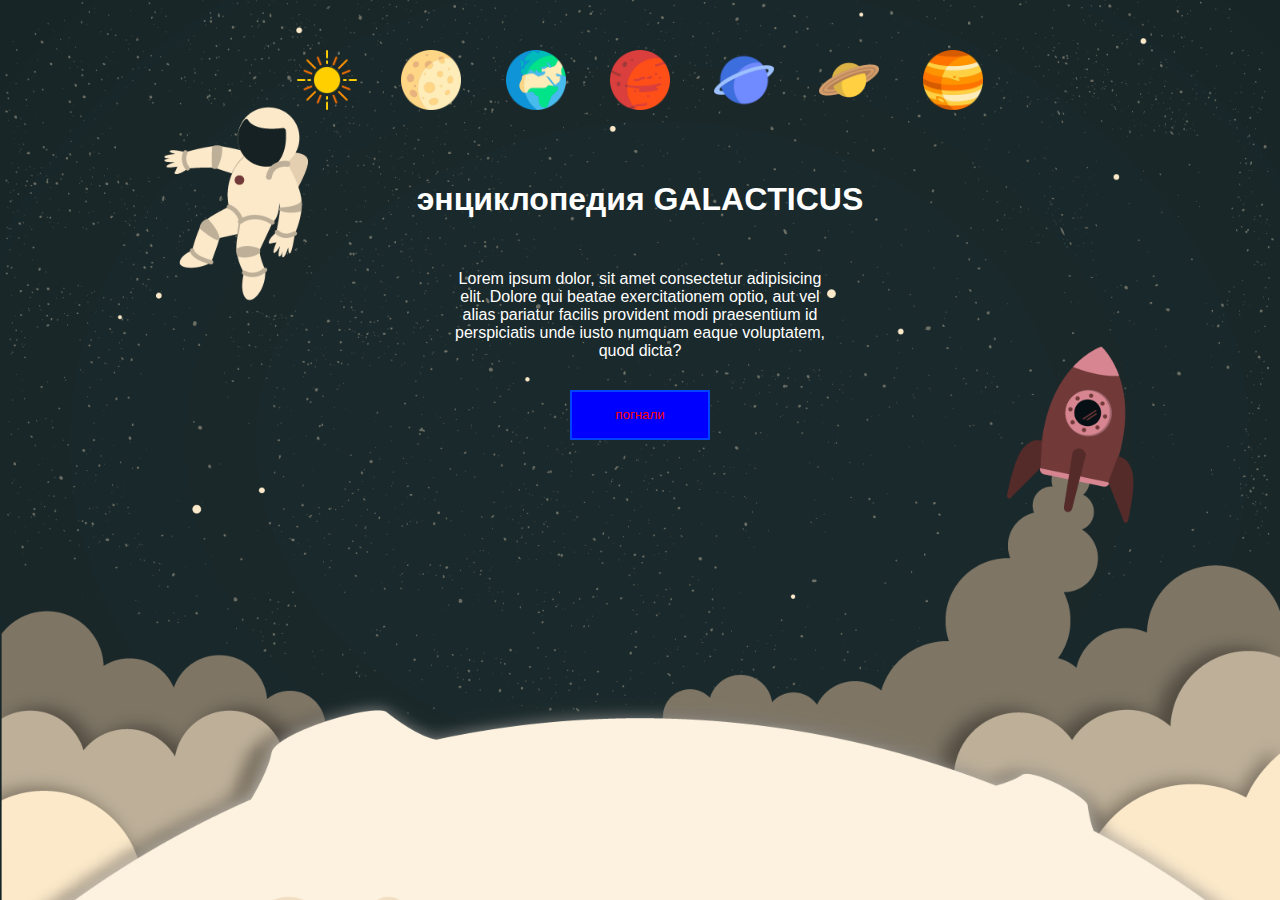
<file: index.html>
<!DOCTYPE html>
<html lang="en">

<head>
  <meta charset="UTF-8">
  <meta name="viewport" content="width=, initial-scale=1.0">
  <meta http-equiv="X-UA-Compatible" content="ie=edge">
  <title>GALACTICUS</title>
  <link rel="stylesheet" href="styles.css">
  <script src="script.js"></script>
</head>

<body>
<header>
  <nav>
    <li>
      <a href="sun.html">
        <img src="img/icons/sun.png"></a>
    </li>
    <li>
      <a href="moon.html">
        <img src="img/icons/moon.png"></a>
    </li>
    <li>
      <a href="index.html">
        <img src="img/icons/planet-earth.png"></a>
    </li>
    <li>
      <a href="mars.html">
        <img src="img/icons/mars.png"></a>
    </li>
    <li>
      <a href="uran.html">
        <img src="img/icons/uranus.png"></a>
    </li>
    <li>
      <a href="saturn.html">
        <img src="img/icons/saturn.png"></a>
    </li>
    <li>
      <a href="upiter.html">
        <img src="img/icons/jupiter.png"></a>
    </li>
  </nav>
</header>
<main>
  <h1>
    энциклопедия GALACTICUS
  </h1>
  <p>
    Lorem ipsum dolor, sit amet consectetur adipisicing elit.
    Dolore qui beatae exercitationem optio, aut vel alias pariatur
    facilis provident modi praesentium id perspiciatis unde iusto
    numquam eaque voluptatem, quod dicta?
  </p>
  <button onclick="run()">пoгнaли</button>
</main>

</body>

</html>
</file>
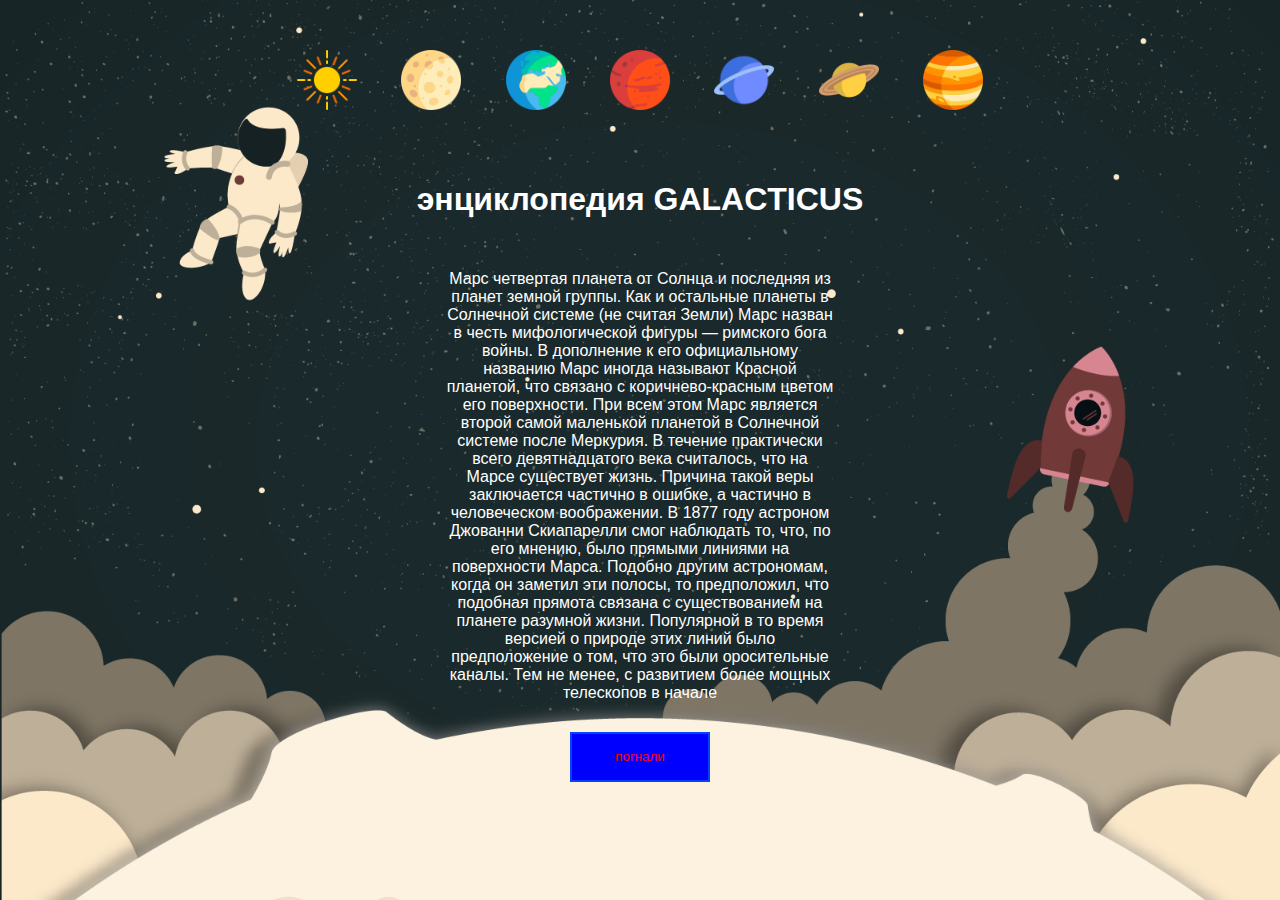
<file: mars.html>
<!DOCTYPE html>
<html lang="en">

<head>
  <meta charset="UTF-8">
  <meta name="viewport" content="width=, initial-scale=1.0">
  <meta http-equiv="X-UA-Compatible" content="ie=edge">
  <title>GALACTICUS</title>
  <link rel="stylesheet" href="styles.css">
  <script src="script.js"></script>
</head>

<body>
<header>
  <nav>
    <li>
      <a href="sun.html">
        <img src="img/icons/sun.png"></a>
    </li>
    <li>
      <a href="moon.html">
        <img src="img/icons/moon.png"></a>
    </li>
    <li>
      <a href="index.html">
        <img src="img/icons/planet-earth.png"></a>
    </li>
    <li>
      <a href="mars.html">
        <img src="img/icons/mars.png"></a>
    </li>
    <li>
      <a href="uran.html">
        <img src="img/icons/uranus.png"></a>
    </li>
    <li>
      <a href="saturn.html">
        <img src="img/icons/saturn.png"></a>
    </li>
    <li>
      <a href="upiter.html">
        <img src="img/icons/jupiter.png"></a>
    </li>
  </nav>
</header>
<main>
  <h1>
    энциклопедия GALACTICUS
  </h1>
  <p>
    Марс четвертая планета от Солнца и последняя из планет земной группы. Как и остальные планеты в Солнечной
    системе (не считая Земли) Марс назван в честь мифологической фигуры — римского бога войны. В дополнение к его
    официальному названию Марс иногда называют Красной планетой, что связано с коричнево-красным цветом его
    поверхности. При всем этом Марс является второй самой маленькой планетой в Солнечной системе после Меркурия.
    В течение практически всего девятнадцатого века считалось, что на Марсе существует жизнь. Причина такой веры
    заключается частично в ошибке, а частично в человеческом воображении.
    В 1877 году астроном Джованни Скиапарелли смог наблюдать то, что, по его мнению, было прямыми линиями на
    поверхности Марса. Подобно другим астрономам, когда он заметил эти полосы, то предположил, что подобная прямота
    связана с существованием на планете разумной жизни. Популярной в то время версией о природе этих линий было
    предположение о том, что это были оросительные каналы. Тем не менее, с развитием более мощных телескопов в
    начале
  </p>
  <button onclick="run()">пoгнaли</button>
</main>

</body>

</html>
</file>
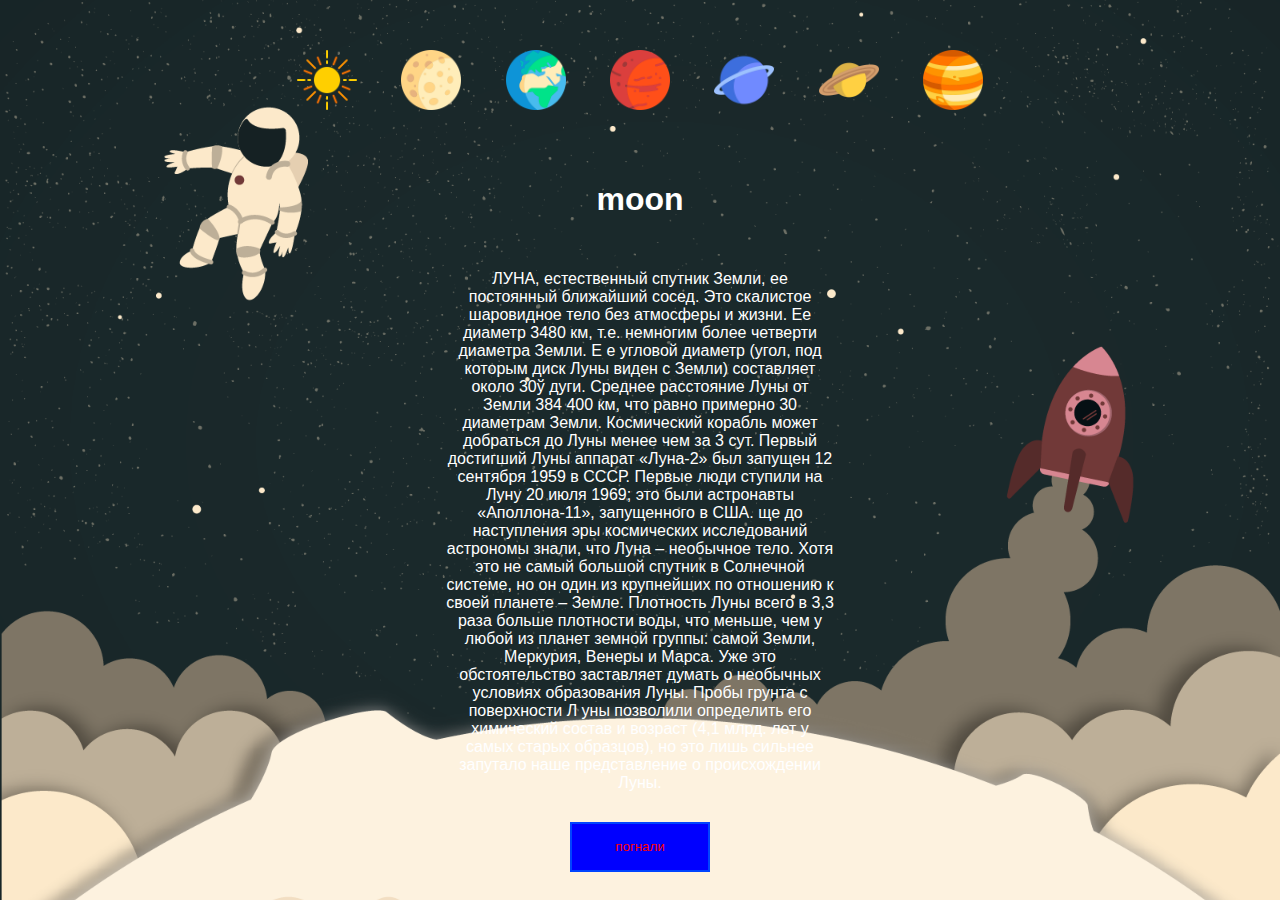
<file: moon.html>
<!DOCTYPE html>
<html lang="en">

<head>
  <meta charset="UTF-8">
  <meta name="viewport" content="width=, initial-scale=1.0">
  <meta http-equiv="X-UA-Compatible" content="ie=edge">
  <title>GALACTICUS</title>
  <link rel="stylesheet" href="styles.css">
  <script src="script.js"></script>
</head>

<body>
<header>
  <nav>
    <li>
      <a href="sun.html">
        <img src="img/icons/sun.png"></a>
    </li>
    <li>
      <a href="moon.html">
        <img src="img/icons/moon.png"></a>
    </li>
    <li>
      <a href="index.html">
        <img src="img/icons/planet-earth.png"></a>
    </li>
    <li>
      <a href="mars.html">
        <img src="img/icons/mars.png"></a>
    </li>
    <li>
      <a href="uran.html">
        <img src="img/icons/uranus.png"></a>
    </li>
    <li>
      <a href="saturn.html">
        <img src="img/icons/saturn.png"></a>
    </li>
    <li>
      <a href="upiter.html">
        <img src="img/icons/jupiter.png"></a>
    </li>
  </nav>
</header>
<main>
  <h1>
    moon
  </h1>
  <p>
    ЛУНА, естественный спутник Земли, ее постоянный ближайший сосед.
    Это скалистое шаровидное тело без атмосферы и жизни.
    Ее диаметр 3480 км, т.е.
    немногим более четверти диаметра Земли.
    Е е угловой диаметр (угол, под которым диск Луны виден с Земли) составляет около 30ў дуги.
    Среднее расстояние Луны от Земли 384 400 км, что равно примерно 30 диаметрам Земли.
    Космический корабль может добраться до Луны менее чем за 3 сут.
    Первый достигший Луны аппарат «Луна-2» был запущен 12 сентября 1959 в СССР.
    Первые люди ступили на Луну 20 июля 1969; это были астронавты «Аполлона-11», запущенного в США.


    ще до наступления эры космических исследований астрономы знали, что Луна – необычное тело. Хотя это не самый
    большой спутник в Солнечной системе, но он один из крупнейших по отношению к своей планете – Земле. Плотность
    Луны всего в 3,3 раза больше плотности воды, что меньше, чем у любой из планет земной группы: самой Земли,
    Меркурия, Венеры и Марса. Уже это обстоятельство заставляет думать о необычных условиях образования Луны. Пробы
    грунта с поверхности Л уны позволили определить его химический состав и возраст (4,1 млрд. лет у самых старых
    образцов), но это лишь сильнее запутало наше представление о происхождении Луны.


  </p>
  <button onclick="run()">пoгнaли</button>
</main>

</body>

</html>
</file>
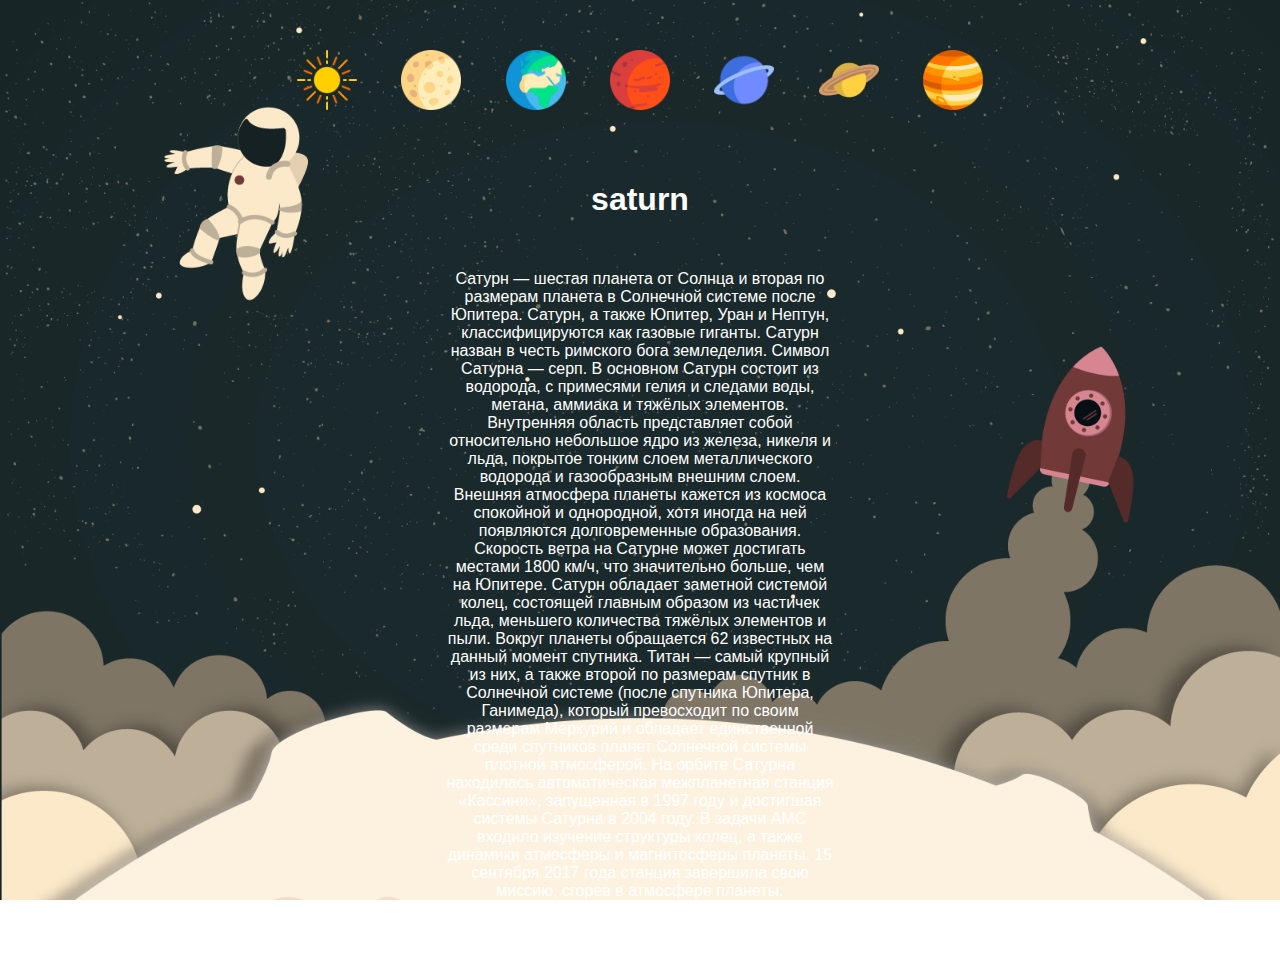
<file: saturn.html>
<!DOCTYPE html>
<html lang="en">

<head>
  <meta charset="UTF-8">
  <meta name="viewport" content="width=, initial-scale=1.0">
  <meta http-equiv="X-UA-Compatible" content="ie=edge">
  <title>GALACTICUS</title>
  <link rel="stylesheet" href="styles.css">
  <script src="script.js"></script>
</head>

<body>
<header>
  <nav>
    <li>
      <a href="sun.html">
        <img src="img/icons/sun.png"></a>
    </li>
    <li>
      <a href="moon.html">
        <img src="img/icons/moon.png"></a>
    </li>
    <li>
      <a href="index.html">
        <img src="img/icons/planet-earth.png"></a>
    </li>
    <li>
      <a href="mars.html">
        <img src="img/icons/mars.png"></a>
    </li>
    <li>
      <a href="uran.html">
        <img src="img/icons/uranus.png"></a>
    </li>
    <li>
      <a href="saturn.html">
        <img src="img/icons/saturn.png"></a>
    </li>
    <li>
      <a href="upiter.html">
        <img src="img/icons/jupiter.png"></a>
    </li>
  </nav>
</header>
<main>
  <h1>
    saturn
  </h1>
  <p>
    Сатурн — шестая планета от Солнца и вторая по размерам планета в Солнечной системе после Юпитера. Сатурн, а
    также Юпитер, Уран и Нептун, классифицируются как газовые гиганты. Сатурн назван в честь римского бога
    земледелия. Символ Сатурна — серп.
    В основном Сатурн состоит из водорода, с примесями гелия и следами воды, метана, аммиака и тяжёлых элементов.
    Внутренняя область представляет собой относительно небольшое ядро из железа, никеля и льда, покрытое тонким
    слоем металлического водорода и газообразным внешним слоем. Внешняя атмосфера планеты кажется из космоса
    спокойной и однородной, хотя иногда на ней появляются долговременные образования. Скорость ветра на Сатурне
    может достигать местами 1800 км/ч, что значительно больше, чем на Юпитере.
    Сатурн обладает заметной системой колец, состоящей главным образом из частичек льда, меньшего количества тяжёлых
    элементов и пыли. Вокруг планеты обращается 62 известных на данный момент спутника. Титан — самый крупный из
    них, а также второй по размерам спутник в Солнечной системе (после спутника Юпитера, Ганимеда), который
    превосходит по своим размерам Меркурий и обладает единственной среди спутников планет Солнечной системы плотной
    атмосферой.
    На орбите Сатурна находилась автоматическая межпланетная станция «Кассини», запущенная в 1997 году и достигшая
    системы Сатурна в 2004 году. В задачи АМС входило изучение структуры колец, а также динамики атмосферы и
    магнитосферы планеты. 15 сентября 2017 года станция завершила свою миссию, сгорев в атмосфере планеты.


  </p>
  <button onclick="run()">пoгнaли</button>
</main>

</body>

</html>
</file>
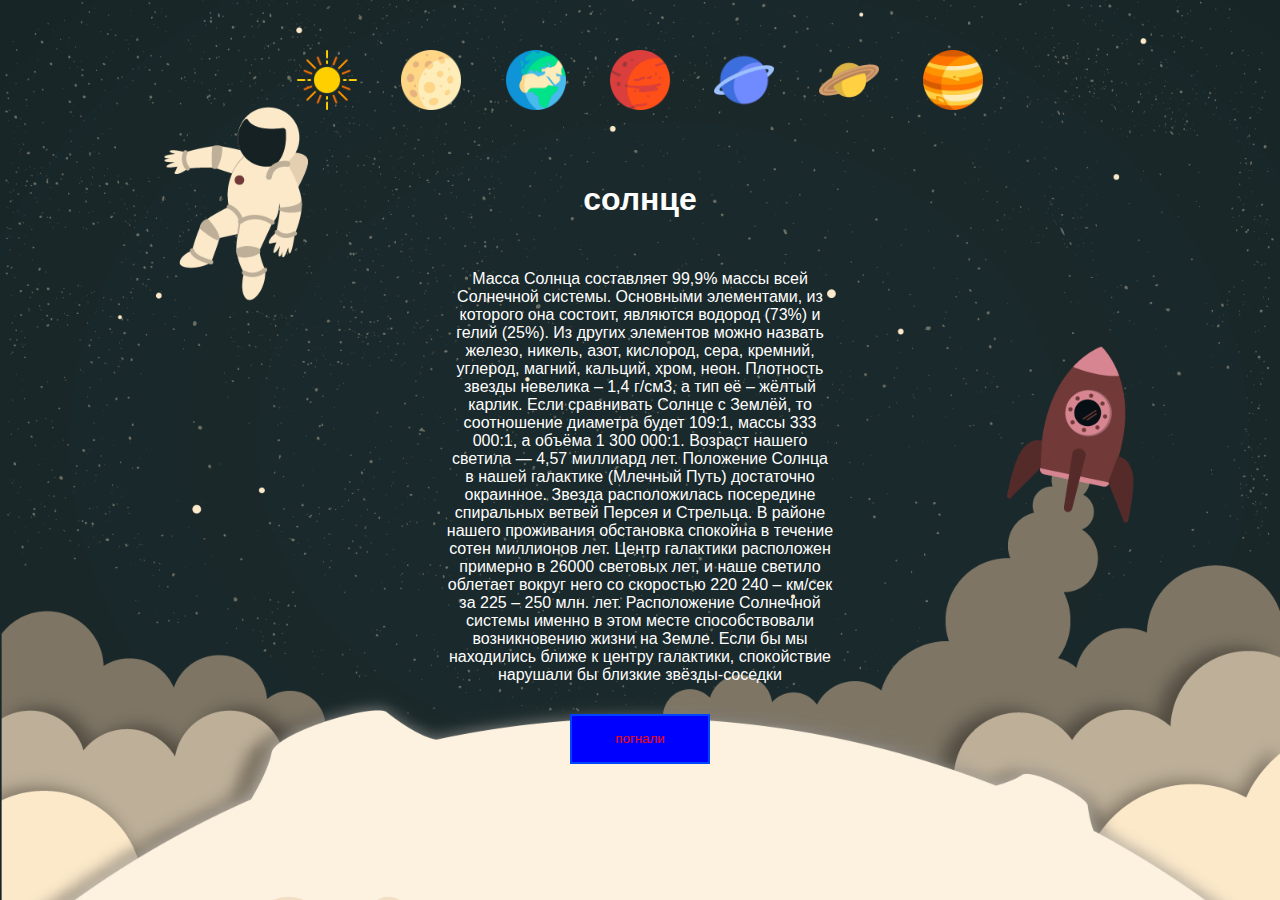
<file: sun.html>
<!DOCTYPE html>
<html lang="en">

<head>
  <meta charset="UTF-8">
  <meta name="viewport" content="width=, initial-scale=1.0">
  <meta http-equiv="X-UA-Compatible" content="ie=edge">
  <title>GALACTICUS</title>
  <link rel="stylesheet" href="styles.css">
  <script src="script.js"></script>
</head>

<body>
<header>
  <nav>
    <li>
      <a href="sun.html">
        <img src="img/icons/sun.png"></a>
    </li>
    <li>
      <a href="moon.html">
        <img src="img/icons/moon.png"></a>
    </li>
    <li>
      <a href="index.html">
        <img src="img/icons/planet-earth.png"></a>
    </li>
    <li>
      <a href="mars.html">
        <img src="img/icons/mars.png"></a>
    </li>
    <li>
      <a href="uran.html">
        <img src="img/icons/uranus.png"></a>
    </li>
    <li>
      <a href="saturn.html">
        <img src="img/icons/saturn.png"></a>
    </li>
    <li>
      <a href="upiter.html">
        <img src="img/icons/jupiter.png"></a>
    </li>
  </nav>
</header>
<main>
  <h1>
    солнце
  </h1>
  <p>
    Масса Солнца составляет 99,9% массы всей Солнечной системы.
    Основными элементами,
    из которого она состоит, являются водород (73%) и гелий (25%).
    Из других элементов можно назвать железо, никель, азот, кислород, сера, кремний, углерод, магний, кальций, хром,
    неон. Плотность звезды невелика – 1,4 г/см3, а тип её – жёлтый карлик. Если сравнивать Солнце с Землёй, то
    соотношение диаметра будет 109:1, массы 333 000:1, а объёма 1 300 000:1. Возраст нашего светила — 4,57 миллиард
    лет.

    Положение Солнца в нашей галактике (Млечный Путь) достаточно окраинное.
    Звезда расположилась посередине спиральных ветвей Персея и Стрельца.
    В районе нашего проживания обстановка спокойна в течение сотен миллионов лет.
    Центр галактики расположен примерно в 26000 световых лет, и наше светило облетает вокруг него со скоростью 220
    240 – км/сек за 225 – 250 млн. лет.
    Расположение Солнечной системы именно в этом месте способствовали возникновению жизни на Земле.
    Если бы мы находились ближе к центру галактики, спокойствие нарушали бы близкие звёзды-соседки

  </p>
  <button onclick="run()">пoгнaли</button>
</main>

</body>

</html>
</file>
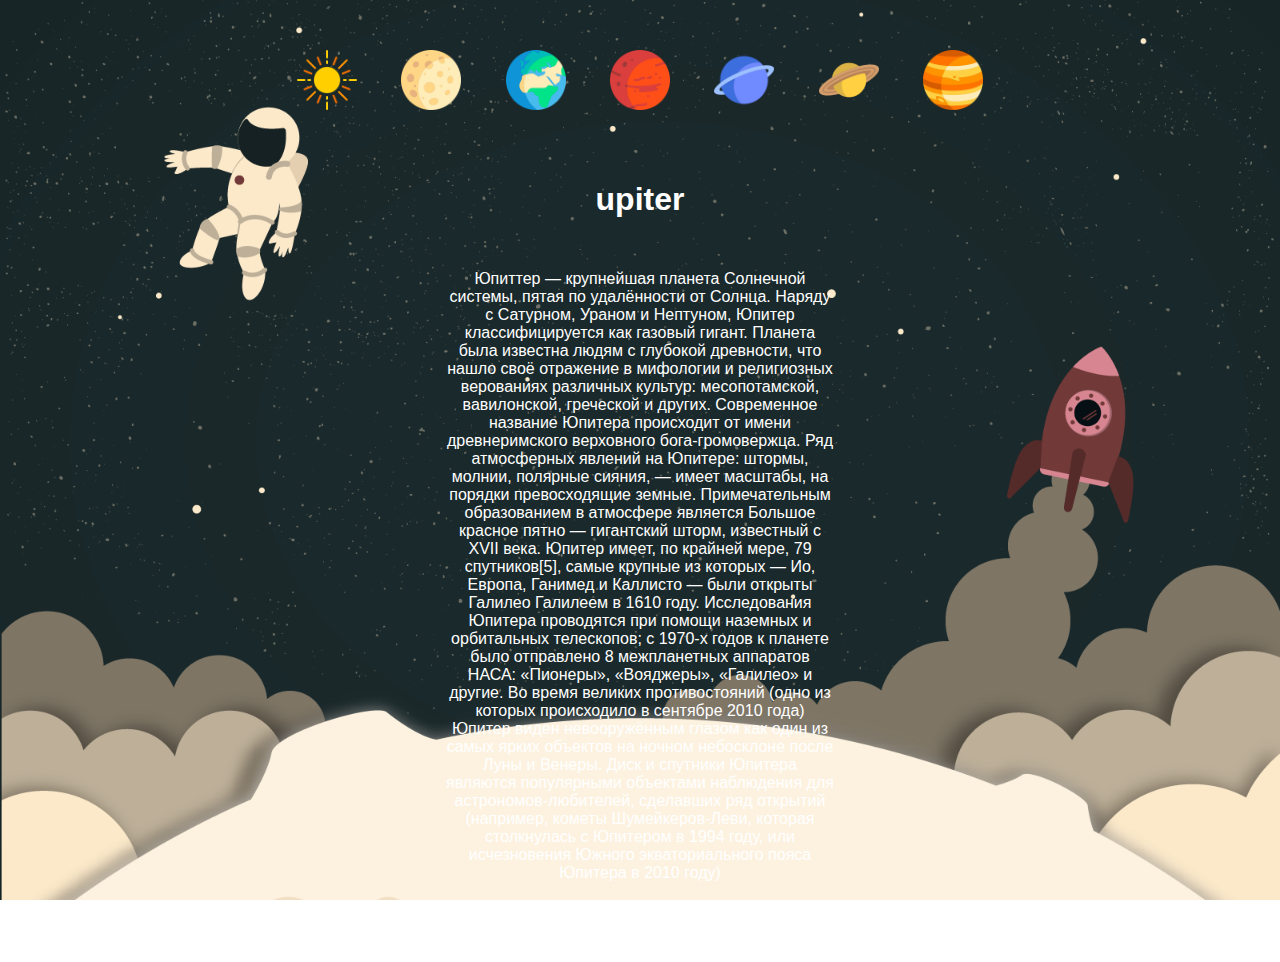
<file: upiter.html>
<!DOCTYPE html>
<html lang="en">

<head>
  <meta charset="UTF-8">
  <meta name="viewport" content="width=, initial-scale=1.0">
  <meta http-equiv="X-UA-Compatible" content="ie=edge">
  <title>GALACTICUS</title>
  <link rel="stylesheet" href="styles.css">
  <script src="script.js"></script>
</head>

<body>
<header>
  <nav>
    <li>
      <a href="sun.html">
        <img src="img/icons/sun.png"></a>
    </li>
    <li>
      <a href="moon.html">
        <img src="img/icons/moon.png"></a>
    </li>
    <li>
      <a href="index.html">
        <img src="img/icons/planet-earth.png"></a>
    </li>
    <li>
      <a href="mars.html">
        <img src="img/icons/mars.png"></a>
    </li>
    <li>
      <a href="uran.html">
        <img src="img/icons/uranus.png"></a>
    </li>
    <li>
      <a href="saturn.html">
        <img src="img/icons/saturn.png"></a>
    </li>
    <li>
      <a href="upiter.html">
        <img src="img/icons/jupiter.png"></a>
    </li>
  </nav>
</header>
<main>
  <h1>
    upiter
  </h1>
  <p>
    Юпиттер — крупнейшая планета Солнечной системы, пятая по удалённости от Солнца. Наряду с Сатурном, Ураном и
    Нептуном, Юпитер классифицируется как газовый гигант. Планета была известна людям с глубокой древности, что
    нашло своё отражение в мифологии и религиозных верованиях различных культур: месопотамской, вавилонской,
    греческой и других. Современное название Юпитера происходит от имени древнеримского верховного бога-громовержца.
    Ряд атмосферных явлений на Юпитере: штормы, молнии, полярные сияния, — имеет масштабы, на порядки превосходящие
    земные. Примечательным образованием в атмосфере является Большое красное пятно — гигантский шторм, известный с
    XVII века. Юпитер имеет, по крайней мере, 79 спутников[5], самые крупные из которых — Ио, Европа, Ганимед и
    Каллисто — были открыты Галилео Галилеем в 1610 году.
    Исследования Юпитера проводятся при помощи наземных и орбитальных телескопов; с 1970-х годов к планете было
    отправлено 8 межпланетных аппаратов НАСА: «Пионеры», «Вояджеры», «Галилео» и другие. Во время великих
    противостояний (одно из которых происходило в сентябре 2010 года) Юпитер виден невооружённым глазом как один из
    самых ярких объектов на ночном небосклоне после Луны и Венеры. Диск и спутники Юпитера являются популярными
    объектами наблюдения для астрономов-любителей, сделавших ряд открытий (например, кометы Шумейкеров-Леви, которая
    столкнулась с Юпитером в 1994 году, или исчезновения Южного экваториального пояса Юпитера в 2010 году)

  </p>
  <button onclick="run()">пoгнaли</button>
</main>

</body>

</html>
</file>
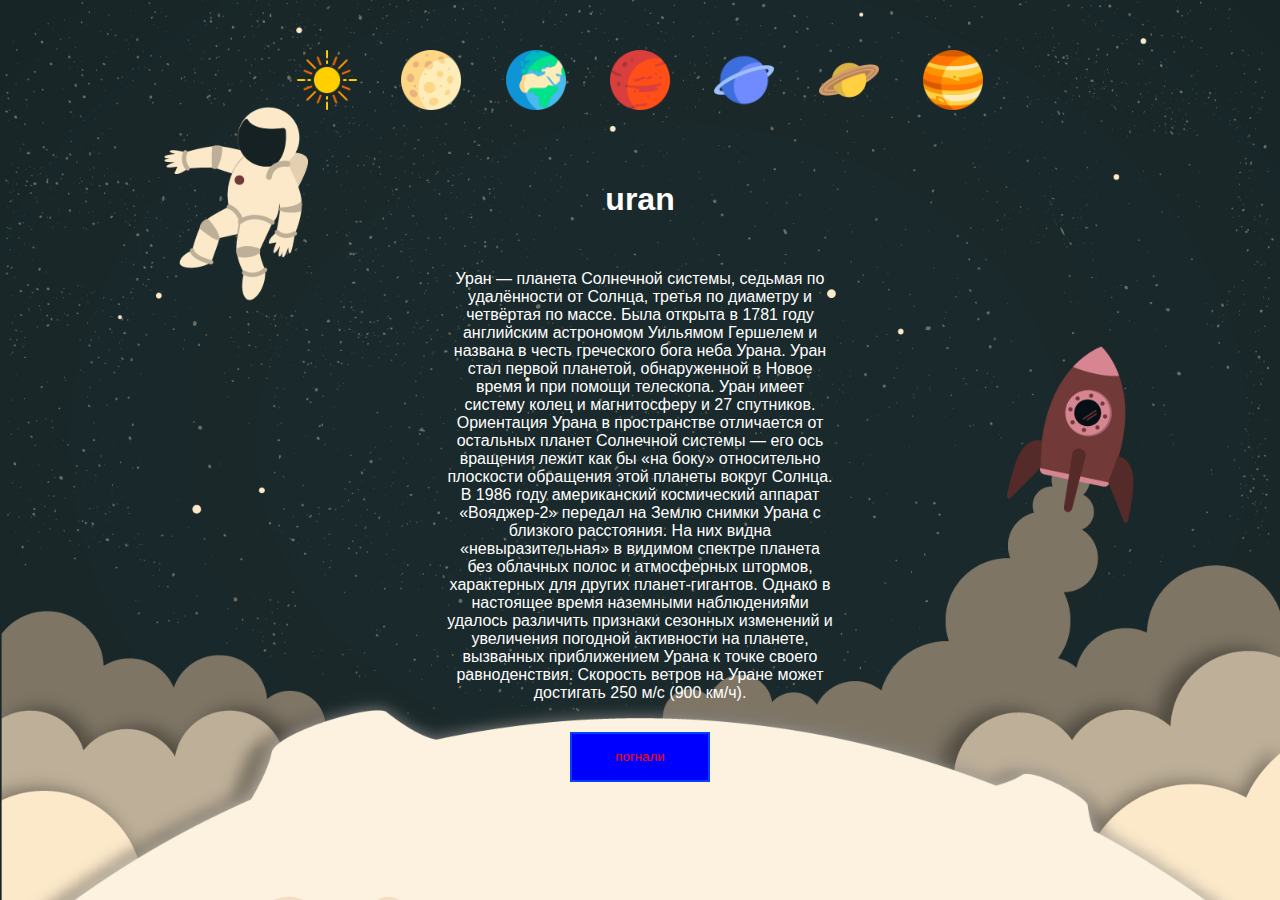
<file: uran.html>
<!DOCTYPE html>
<html lang="en">

<head>
  <meta charset="UTF-8">
  <meta name="viewport" content="width=, initial-scale=1.0">
  <meta http-equiv="X-UA-Compatible" content="ie=edge">
  <title>GALACTICUS</title>
  <link rel="stylesheet" href="styles.css">
  <script src="script.js"></script>
</head>

<body>
<header>
  <nav>
    <li>
      <a href="sun.html">
        <img src="img/icons/sun.png"></a>
    </li>
    <li>
      <a href="moon.html">
        <img src="img/icons/moon.png"></a>
    </li>
    <li>
      <a href="index.html">
        <img src="img/icons/planet-earth.png"></a>
    </li>
    <li>
      <a href="mars.html">
        <img src="img/icons/mars.png"></a>
    </li>
    <li>
      <a href="uran.html">
        <img src="img/icons/uranus.png"></a>
    </li>
    <li>
      <a href="saturn.html">
        <img src="img/icons/saturn.png"></a>
    </li>
    <li>
      <a href="upiter.html">
        <img src="img/icons/jupiter.png"></a>
    </li>
  </nav>
</header>
<main>
  <h1>
    uran
  </h1>
  <p>
    Уран — планета Солнечной системы, седьмая по удалённости от Солнца, третья по диаметру и четвёртая по массе.
    Была открыта в 1781 году английским астрономом Уильямом Гершелем и названа в честь греческого бога неба Урана.
    Уран стал первой планетой, обнаруженной в Новое время и при помощи телескопа.
    Уран имеет систему колец и магнитосферу и 27 спутников. Ориентация Урана в пространстве отличается от остальных
    планет Солнечной системы — его ось вращения лежит как бы «на боку» относительно плоскости обращения этой планеты
    вокруг Солнца.
    В 1986 году американский космический аппарат «Вояджер-2» передал на Землю снимки Урана с близкого расстояния. На
    них видна «невыразительная» в видимом спектре планета без облачных полос и атмосферных штормов, характерных для
    других планет-гигантов. Однако в настоящее время наземными наблюдениями удалось различить признаки сезонных
    изменений и увеличения погодной активности на планете, вызванных приближением Урана к точке своего
    равноденствия. Скорость ветров на Уране может достигать 250 м/с (900 км/ч).

  </p>
  <button onclick="run()">пoгнaли</button>
</main>
</body>

</html>
</file>
<file: styles.css>
html, body {
  margin: 0;
  font-family: sans-serif;
  overflow: hidden;
}

* {
  box-sizing: border-box;
}
body{
  height:100vh;
  background: url(img/space.png) no-repeat center;
  background-size: cover;
  color:white;
  text-align: center;
}
li {
  height: 80px;
  width: 80px;
  display:inline-block;
  margin: 40px 10px
}
img {
  height: 80px;
  width:80px ;
padding:10px ;
  transition: all 999ms ease; 
}
img:hover{padding: 0}
button {
  border: 2px solid rgb(0, 68, 255);
  height: 50px;
  width: 140px;
  color: red;
  background-color: blue;
}
p{
width:35%;
color:blacks;
margin: 0 auto;
padding:30px;
}
</file>
